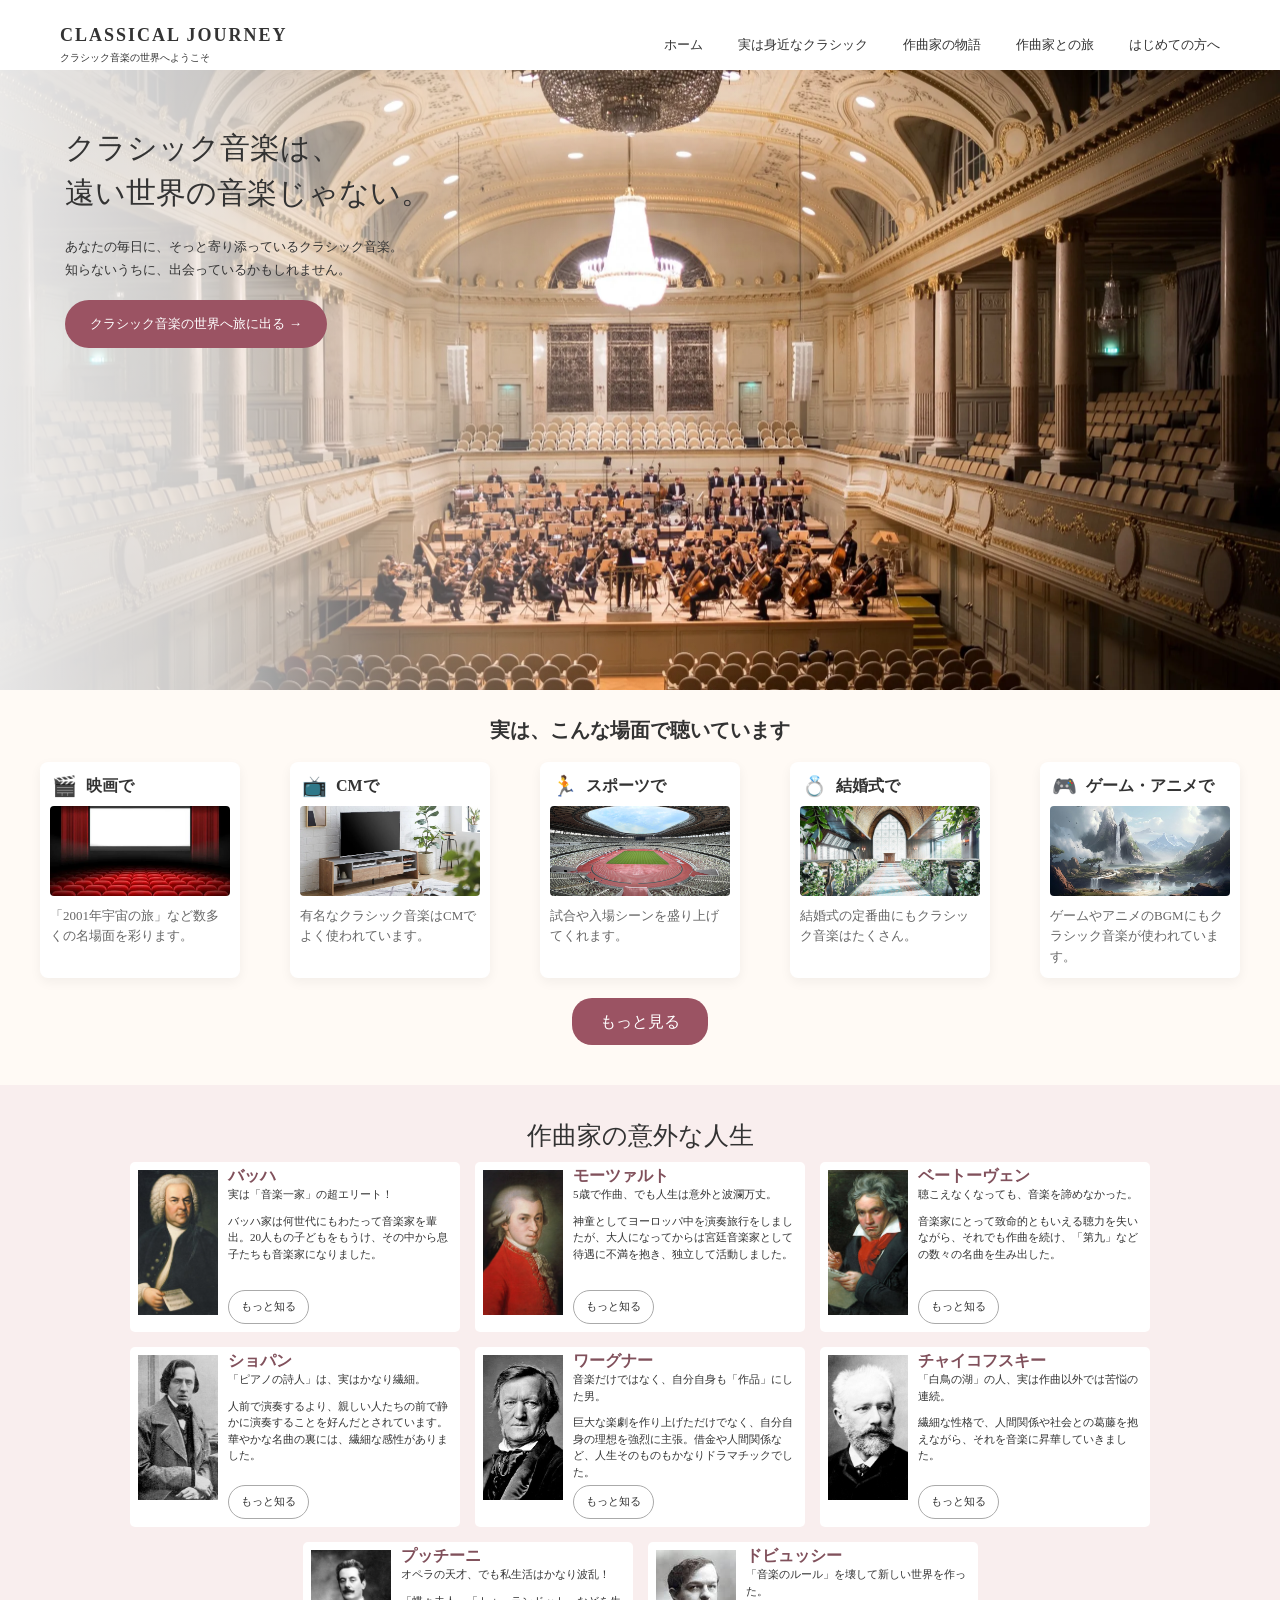
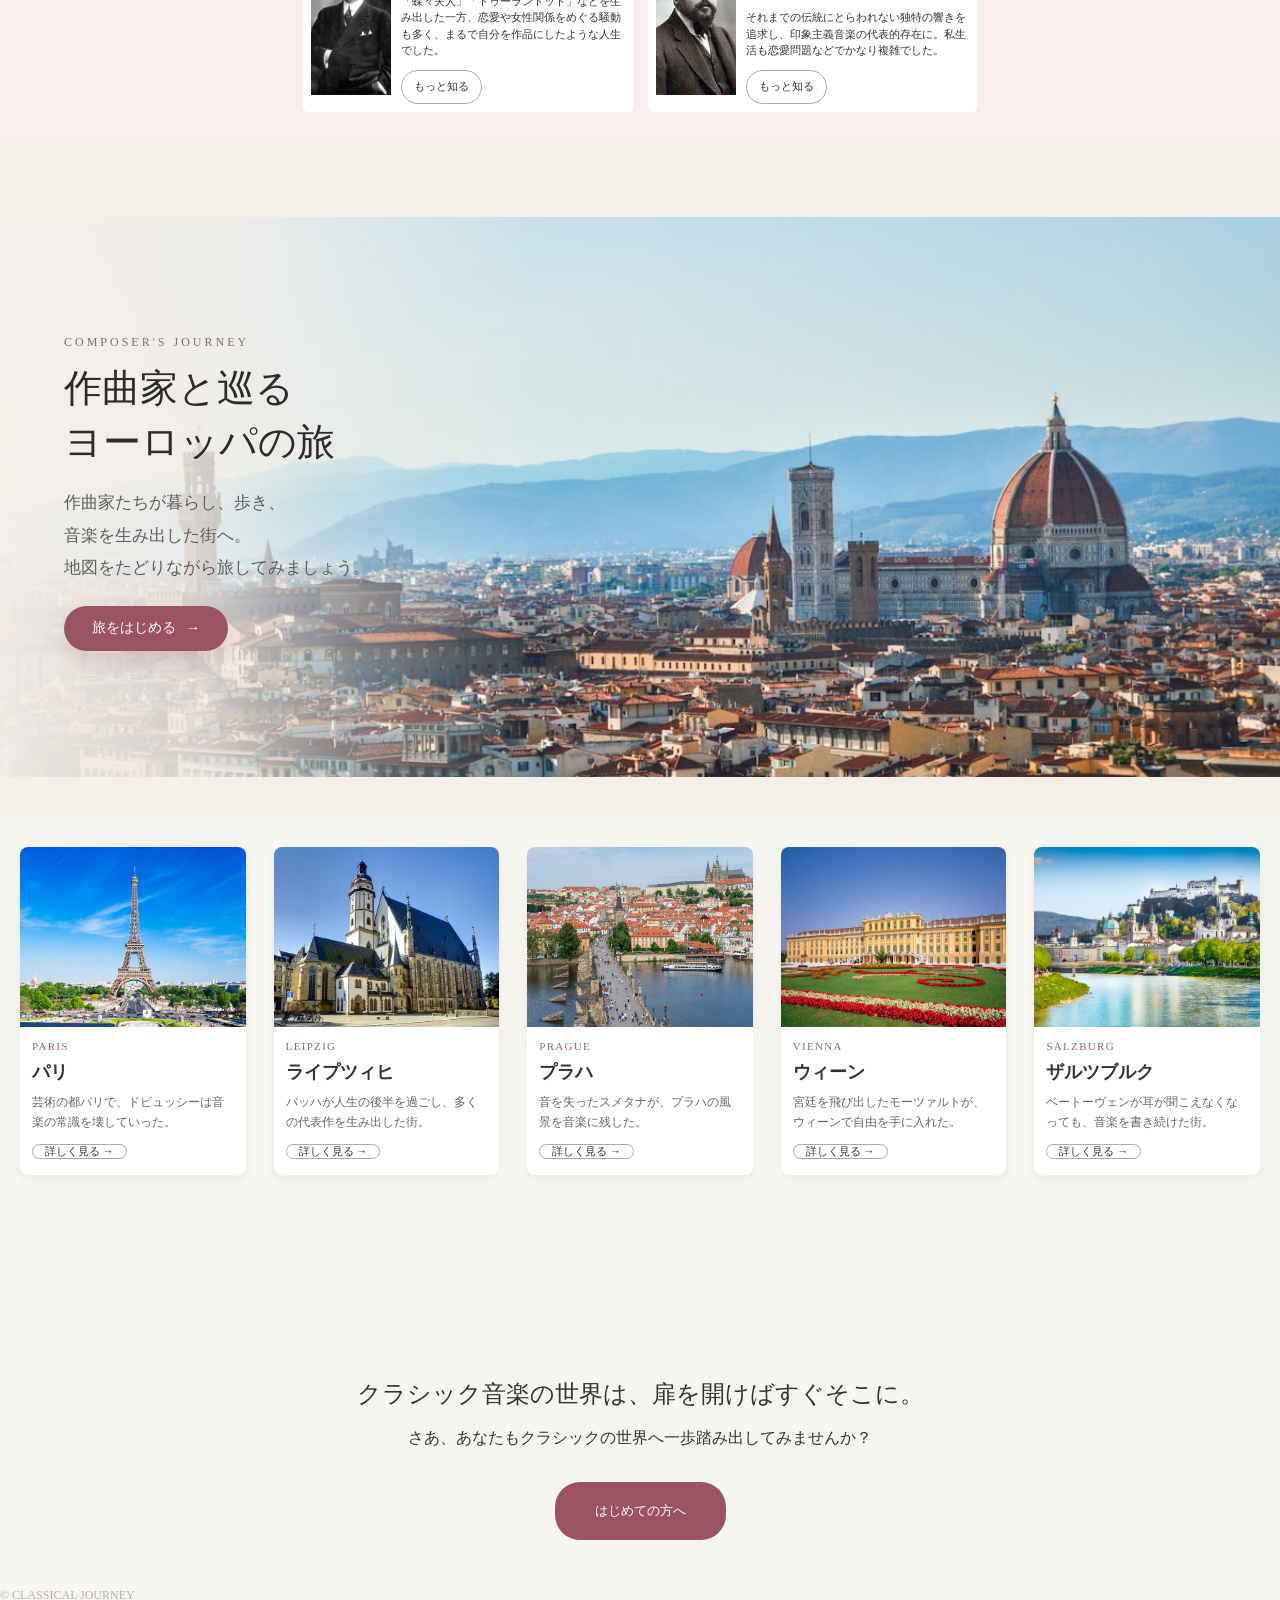
<file: index.html>
<!DOCTYPE html>
<html lang="ja">

<head>
  <meta charset="utf-8">
  <title>CLASSICAL JOURNEY</title>
  <link rel="stylesheet" href="stylesheet.css">
</head>

<body>
 
<header>
  <div class="logo">
    <h1>CLASSICAL JOURNEY</h1>
    <p>クラシック音楽の世界へようこそ</p>
  </div>

  <nav>
    <ul>
      <li>ホーム</li>
      <li>実は身近なクラシック</li>
      <li>作曲家の物語</li>
      <li>作曲家との旅</li>
      <li>はじめての方へ</li>
    </ul>
  </nav>
</header>
 
<main>
  <section class="hero">
    <div class="hero-content">
      <div class="hero-text">
        <h2>クラシック音楽は、<br>遠い世界の音楽じゃない。</h2>
        <p>あなたの毎日に、そっと寄り添っているクラシック音楽。<br>知らないうちに、出会っているかもしれません。</p>
        <button>クラシック音楽の世界へ旅に出る
          <span>→</span>
        </button>
      </div>
    </div>
  </section>
</main>

<section class="scene-section">
  <h2 class="section-title">実は、こんな場面で聴いています</h2>
  <div class="card-container">
    <div class="scene-card">
      <div class="card-header">
        <div class="card-icon">🎬</div>
        <h3 class="card-title">映画で</h3>
      </div>
      <img src="image/movie.jpg" alt="映画の画像" class="card-img">
      <p class="card-text">「2001年宇宙の旅」など数多くの名場面を彩ります。</p>
    </div>

    <div class="scene-card">
      <div class="card-header">
        <div class="card-icon">📺</div>
        <h3 class="card-title">CMで</h3>
      </div>
      <img src="image/cm.jpg" alt="CMの画像" class="card-img">
      <p class="card-text">有名なクラシック音楽はCMでよく使われています。</p>
    </div>

    <div class="scene-card">
      <div class="card-header">
        <div class="card-icon">🏃</div>
        <h3 class="card-title">スポーツで</h3>
      </div>
      <img src="image/sports.jpg" alt="スポーツの画像" class="card-img">
      <p class="card-text">試合や入場シーンを盛り上げてくれます。</p>
    </div>

    <div class="scene-card">
      <div class="card-header">
        <div class="card-icon">💍</div>
        <h3 class="card-title">結婚式で</h3>
      </div>
      <img src="image/wedding.jpg" alt="結婚式の画像" class="card-img">
      <p class="card-text">結婚式の定番曲にもクラシック音楽はたくさん。</p>
    </div>

    <div class="scene-card">
      <div class="card-header">
        <div class="card-icon">🎮</div>
        <h3 class="card-title">ゲーム・アニメで</h3>
      </div>
      <img src="image/game.jpg" alt="ゲームの画像" class="card-img">
      <p class="card-text">ゲームやアニメのBGMにもクラシック音楽が使われています。</p>
    </div>
  </div>

  <div class="more-button">
    <a href="scene.html">もっと見る</a>
  </div>
</section>

<section class="composer">
  <h2>作曲家の意外な人生</h2>
  <div class="composer-list">
    <div class="composer-card" id="bach">
      <img src="image/J.S.Bach.jpg" alt="バッハ">
      <div class="composer-text">
        <h3>バッハ</h3>
        <p>実は「音楽一家」の超エリート！</p>
        <p>バッハ家は何世代にもわたって音楽家を輩出。20人もの子どもをもうけ、その中から息子たちも音楽家になりました。</p>
        <a href="J.S.Bach.html" class="btn">もっと知る</a>
      </div>
    </div>

    <div class="composer-card">
      <img src="image/mozart.jpg" alt="モーツァルト">
      <div class="composer-text">
        <h3>モーツァルト</h3>
        <p>5歳で作曲、でも人生は意外と波瀾万丈。</p>
        <p>神童としてヨーロッパ中を演奏旅行をしましたが、大人になってからは宮廷音楽家として待遇に不満を抱き、独立して活動しました。</p>
        <a href="#" class="btn">もっと知る</a>
      </div>
    </div>

    <div class="composer-card">
      <img src="image/beethoven.jpg" alt="ベートーヴェン">
      <div class="composer-text">
        <h3>ベートーヴェン</h3>
        <p>聴こえなくなっても、音楽を諦めなかった。</p>
        <p>音楽家にとって致命的ともいえる聴力を失いながら、それでも作曲を続け、「第九」などの数々の名曲を生み出した。</p>
        <a href="#" class="btn">もっと知る</a>
      </div>
    </div>

    <div class="composer-card">
      <img src="image/chopin.jpg" alt="ショパン">
      <div class="composer-text">
        <h3>ショパン</h3>
        <p>「ピアノの詩人」は、実はかなり繊細。</p>
        <p>人前で演奏するより、親しい人たちの前で静かに演奏することを好んだとされています。華やかな名曲の裏には、繊細な感性がありました。</p>
        <a href="#" class="btn">もっと知る</a>
      </div>
    </div>

    <div class="composer-card">
      <img src="image/wagner.jpg" alt="ワーグナー">
      <div class="composer-text">
        <h3>ワーグナー</h3>
        <p>音楽だけではなく、自分自身も「作品」にした男。</p>
        <p>巨大な楽劇を作り上げただけでなく、自分自身の理想を強烈に主張。借金や人間関係など、人生そのものもかなりドラマチックでした。</p>
        <a href="#" class="btn">もっと知る</a>
      </div>
    </div>

    <div class="composer-card">
      <img src="image/tchaikovsky.jpg" alt="チャイコフスキー">
      <div class="composer-text">
        <h3>チャイコフスキー</h3>
        <p>「白鳥の湖」の人、実は作曲以外では苦悩の連続。</p>
        <p>繊細な性格で、人間関係や社会との葛藤を抱えながら、それを音楽に昇華していきました。</p>
        <a href="#" class="btn">もっと知る</a>
      </div>
    </div>

    <div class="composer-card">
      <img src="image/puccini.jpg" alt="プッチーニ">
      <div class="composer-text">
        <h3>プッチーニ</h3>
        <p>オペラの天才、でも私生活はかなり波乱！</p>
        <p>「蝶々夫人」「トゥーランドット」などを生み出した一方、恋愛や女性関係をめぐる騒動も多く、まるで自分を作品にしたような人生でした。</p>
        <a href="#" class="btn">もっと知る</a>
      </div>
    </div>

    <div class="composer-card">
      <img src="image/debussy.jpg" alt="ドビュッシー">
      <div class="composer-text">
        <h3>ドビュッシー</h3>
        <p>「音楽のルール」を壊して新しい世界を作った。</p>
        <p>それまでの伝統にとらわれない独特の響きを追求し、印象主義音楽の代表的存在に。私生活も恋愛問題などでかなり複雑でした。</p>
        <a href="#" class="btn">もっと知る</a>
      </div>
    </div>
  </div>
</section>

<section id="journey" class="journey">
  <div class="journey-inner">
    <div class="journey-heading">
      <p class="section-label">COMPOSER'S JOURNEY</p>
      <h2>作曲家と巡る<br>ヨーロッパの旅</h2>
      <p class="journey-introduction">
        作曲家たちが暮らし、歩き、<br>
        音楽を生み出した街へ。<br>
        地図をたどりながら旅してみましょう。
      </p>
      <a href="#" class="all-cities">
        旅をはじめる
        <span>→</span>
      </a>
    </div>

    <div class="journey-visual">
      <img src="image/europe.jpg" alt="フィレンツェの街並み">
    </div>
  </div>

</section>

<section class="destination-cards">
  <div class="travel-card">
    <div class="travel-image">
      <img src="image/paris.jpg" alt="パリの街並み">
      <div class="travel-content">
        <p class="city-en">PARIS</p>
        <h3>パリ</h3>
        <p class="travel-description">芸術の都パリで、ドビュッシーは音楽の常識を壊していった。</p>
        <a href="#" class="btn">詳しく見る
          <span>→</span>
        </a>
      </div>
    </div>
  </div>

  <div class="travel-card">
    <div class="travel-image">
      <img src="image/leipzig.jpg" alt="ライプツィヒの街並み">
      <div class="travel-content">
        <p class="city-en">LEIPZIG</p>
        <h3>ライプツィヒ</h3>
        <p class="travel-description">バッハが人生の後半を過ごし、多くの代表作を生み出した街。</p>
        <a href="#" class="btn">詳しく見る
          <span>→</span>
        </a>
      </div>
    </div>
  </div>

  <div class="travel-card">
    <div class="travel-image">
      <img src="image/prague.jpg" alt="プラハの街並み">
      <div class="travel-content">
        <p class="city-en">PRAGUE</p>
        <h3>プラハ</h3>
        <p class="travel-description">音を失ったスメタナが、プラハの風景を音楽に残した。</p>
        <a href="#" class="btn">詳しく見る
          <span>→</span>
        </a>
      </div>
    </div>
  </div>

  <div class="travel-card">
    <div class="travel-image">
      <img src="image/vienna.jpg" alt="ウィーンの街並み">
      <div class="travel-content">
        <p class="city-en">VIENNA</p>
        <h3>ウィーン</h3>
        <p class="travel-description">宮廷を飛び出したモーツァルトが、ウィーンで自由を手に入れた。</p>
        <a href="#" class="btn">詳しく見る
          <span>→</span>
        </a>
      </div>
    </div>
  </div>

  <div class="travel-card">
    <div class="travel-image">
      <img src="image/salzburg.jpg" alt="ザルツブルクの街並み">
      <div class="travel-content">
        <p class="city-en">SALZBURG</p>
        <h3>ザルツブルク</h3>
        <p class="travel-description">ベートーヴェンが耳が聞こえなくなっても、音楽を書き続けた街。</p>
        <a href="#" class="btn">詳しく見る
          <span>→</span>
        </a>
      </div>
    </div>
  </div>
</section>


<section class="last-message">
  <h2>クラシック音楽の世界は、扉を開けばすぐそこに。</h2>
  <p>さあ、あなたもクラシックの世界へ一歩踏み出してみませんか？</p>
  <button>はじめての方へ</button>
</section>

<footer>
  <p>©︎ CLASSICAL JOURNEY</p>
</footer>
</body>
</html>
</file>
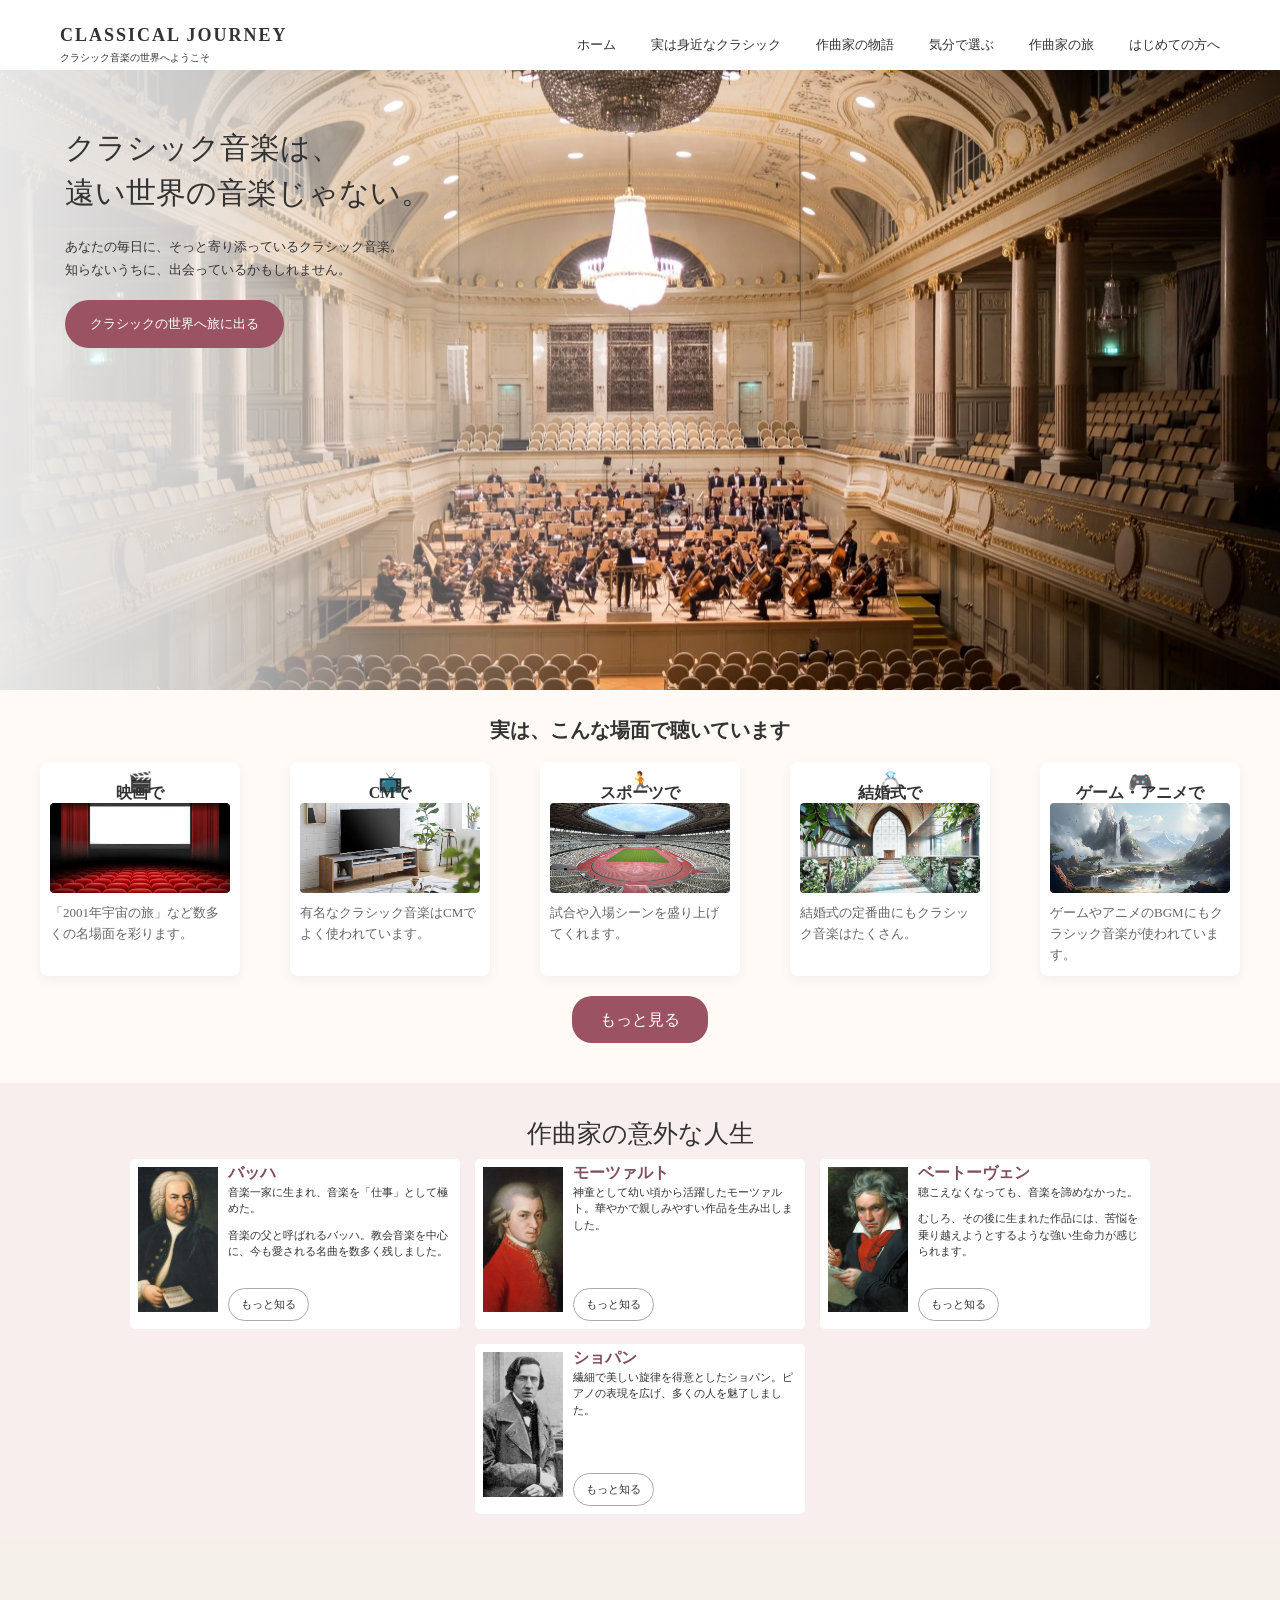
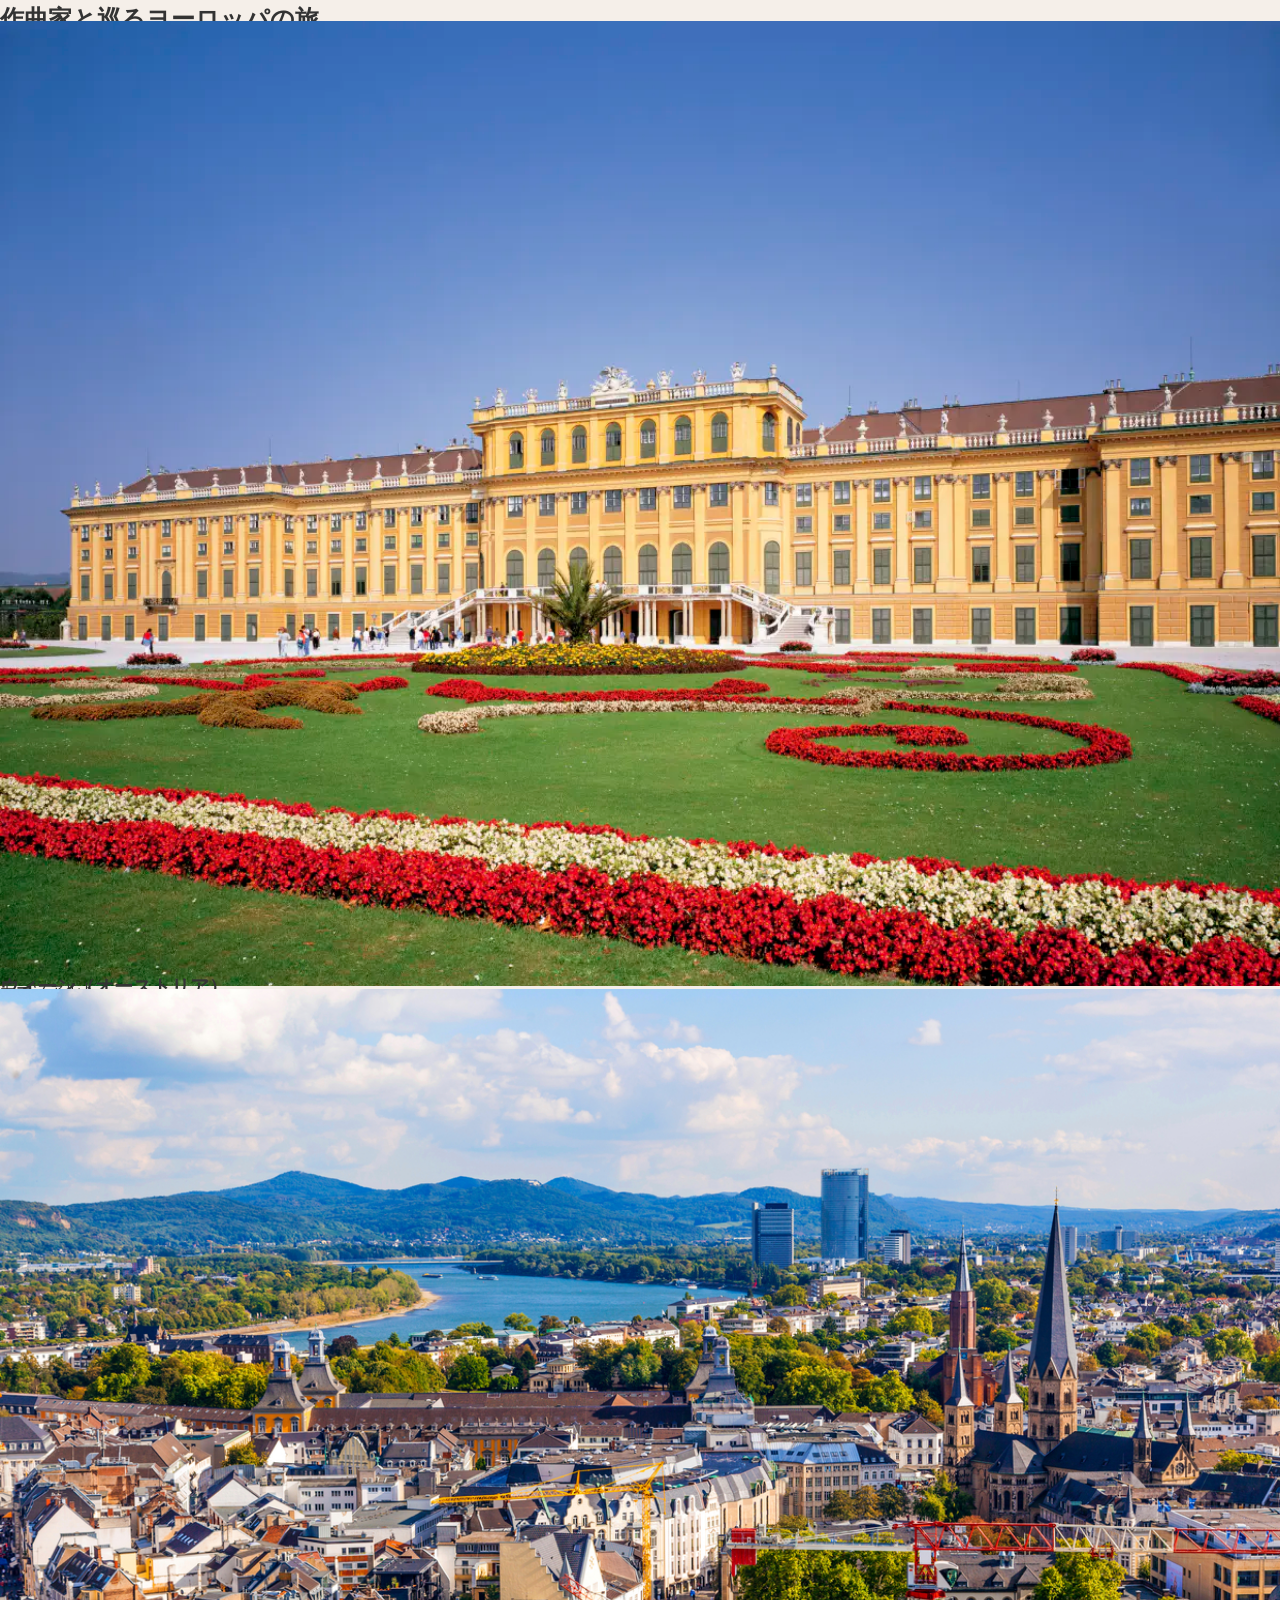
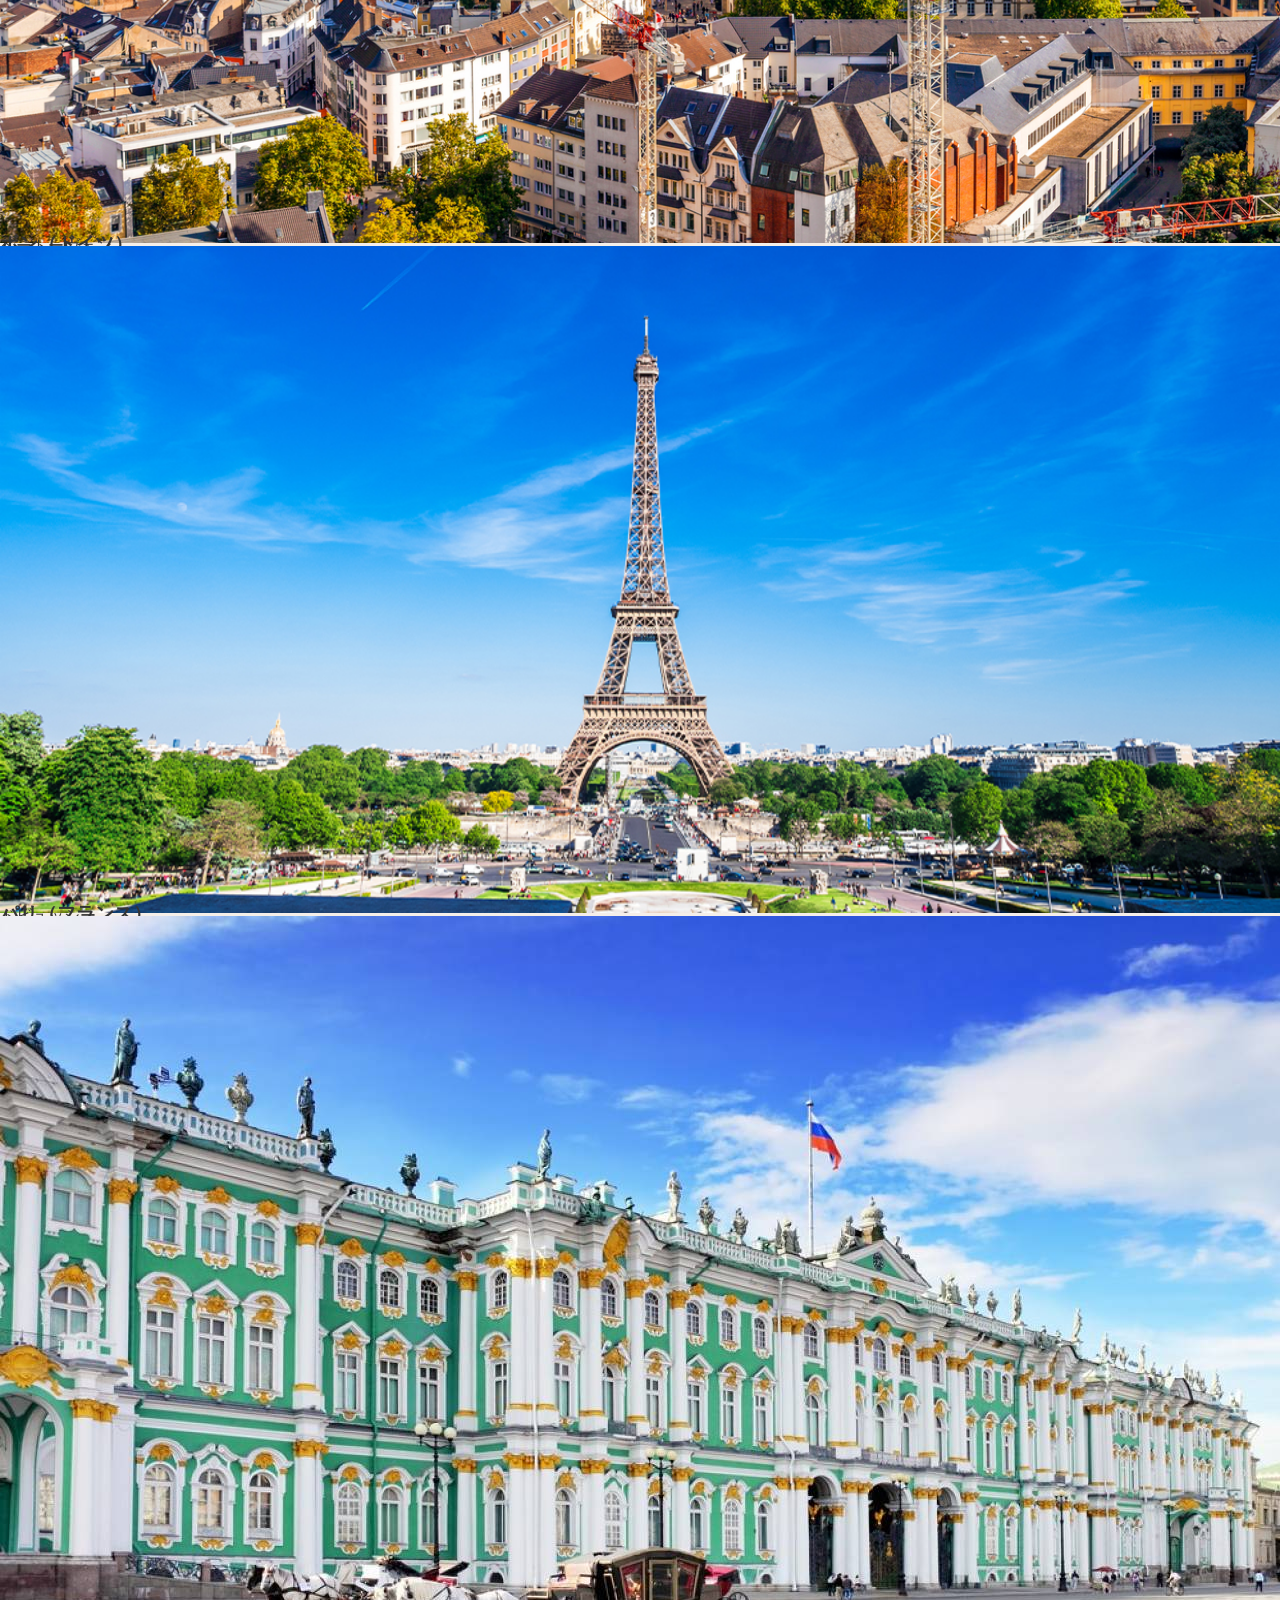
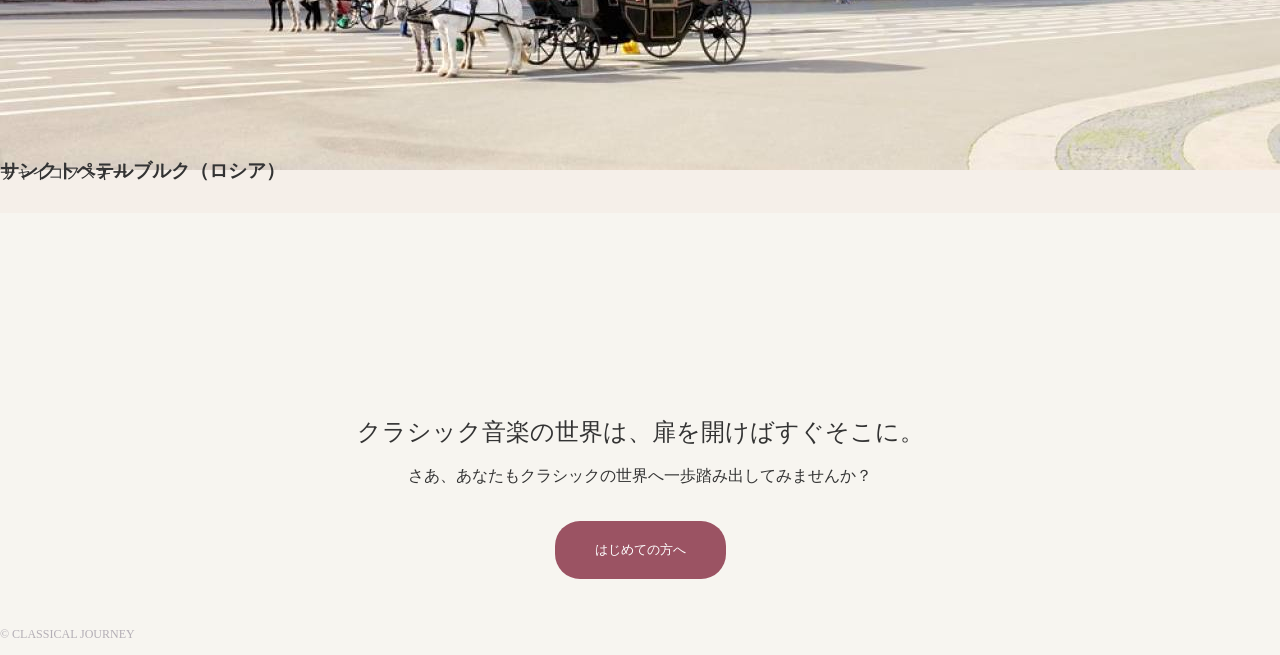
<file: index2.html>
<!DOCTYPE html>
<html lang="ja">

<head>
  <meta charset="utf-8">
  <title>CLASSICAL JOURNEY</title>
  <link rel="stylesheet" href="stylesheet.css">
</head>

<body>
 
<header>
  <div class="logo">
    <h1>CLASSICAL JOURNEY</h1>
    <p>クラシック音楽の世界へようこそ</p>
  </div>

  <nav>
    <ul>
      <li>ホーム</li>
      <li>実は身近なクラシック</li>
      <li>作曲家の物語</li>
      <li>気分で選ぶ</li>
      <li>作曲家の旅</li>
      <li>はじめての方へ</li>
    </ul>
  </nav>
</header>
 
<main>
  <section class="hero">
    <div class="hero-content">
      <div class="hero-text">
        <h2>クラシック音楽は、<br>遠い世界の音楽じゃない。</h2>
        <p>あなたの毎日に、そっと寄り添っているクラシック音楽。<br>知らないうちに、出会っているかもしれません。</p>
        <button>クラシックの世界へ旅に出る</button>
      </div>
      <img src="image/orchestra.jpg" alt="クラシックのイメージ画像" class="hero-image">
    </div>
  </section>
</main>

<section class="scene-section">
  <h2 class="section-title">実は、こんな場面で聴いています</h2>
  <div class="card-container">
    <div class="scene-card">
      <div class="card-icon">🎬</div>
      <h3 class="card-title">映画で</h3>
      <img src="image/movie.jpg" alt="映画の画像" class="card-img">
      <p class="card-text">「2001年宇宙の旅」など数多くの名場面を彩ります。</p>
    </div>

    <div class="scene-card">
      <div class="card-icon">📺</div>
      <h3 class="card-title">CMで</h3>
      <img src="image/cm.jpg" alt="CMの画像" class="card-img">
      <p class="card-text">有名なクラシック音楽はCMでよく使われています。</p>
    </div>

    <div class="scene-card">
      <div class="card-icon">🏃</div>
      <h3 class="card-title">スポーツで</h3>
      <img src="image/sports.jpg" alt="スポーツの画像" class="card-img">
      <p class="card-text">試合や入場シーンを盛り上げてくれます。</p>
    </div>

    <div class="scene-card">
      <div class="card-icon">💍</div>
      <h3 class="card-title">結婚式で</h3>
      <img src="image/wedding.jpg" alt="結婚式の画像" class="card-img">
      <p class="card-text">結婚式の定番曲にもクラシック音楽はたくさん。</p>
    </div>

    <div class="scene-card">
      <div class="card-icon">🎮</div>
      <h3 class="card-title">ゲーム・アニメで</h3>
      <img src="image/game.jpg" alt="ゲームの画像" class="card-img">
      <p class="card-text">ゲームやアニメのBGMにもクラシック音楽が使われています。</p>
    </div>
  </div>

  <div class="more-button">
    <a href="scene.html">もっと見る</a>
  </div>
</section>

<section class="composer">
  <h2>作曲家の意外な人生</h2>
  <div class="composer-list">
    <div class="composer-card">
      <img src="image/J.S.Bach.jpg" alt="バッハ">
      <div class="composer-text">
        <h3>バッハ</h3>
        <p>音楽一家に生まれ、音楽を「仕事」として極めた。</p>
        <p>音楽の父と呼ばれるバッハ。教会音楽を中心に、今も愛される名曲を数多く残しました。</p>
        <a href="#" class="btn">もっと知る</a>
      </div>
    </div>

    <div class="composer-card">
      <img src="image/mozart.jpg" alt="モーツァルト">
      <div class="composer-text">
        <h3>モーツァルト</h3>
        <p>神童として幼い頃から活躍したモーツァルト。華やかで親しみやすい作品を生み出しました。</p>
        <a href="#" class="btn">もっと知る</a>
      </div>
    </div>

    <div class="composer-card">
      <img src="image/beethoven.jpg" alt="ベートーヴェン">
      <div class="composer-text">
        <h3>ベートーヴェン</h3>
        <p>聴こえなくなっても、音楽を諦めなかった。</p>
        <p>むしろ、その後に生まれた作品には、苦悩を乗り越えようとするような強い生命力が感じられます。</p>
        <a href="#" class="btn">もっと知る</a>
      </div>
    </div>

    <div class="composer-card">
      <img src="image/chopin.jpg" alt="ショパン">
      <div class="composer-text">
        <h3>ショパン</h3>
        <p>繊細で美しい旋律を得意としたショパン。ピアノの表現を広げ、多くの人を魅了しました。</p>
        <a href="#" class="btn">もっと知る</a>
      </div>
    </div>
  </div>
</section>

<section class="journey">
  <h2>作曲家と巡るヨーロッパの旅</h2>
  <div class="journey-list">
    <div class="journey-card">
      <img src="image/vienna.jpg" alt="ウィーン">
      <h3>ウィーン（オーストリア）</h3>
      <p>モーツァルト</p>
    </div>

    <div class="journey-card">
      <img src="image/bonn.jpg" alt="ボン">
      <h3>ボン（ドイツ）</h3>
      <p>ベートーヴェン</p>
    </div>

    <div class="journey-card">
      <img src="image/paris.jpg" alt="パリ">
      <h3>パリ（フランス）</h3>
      <p>ドビュッシー</p>
    </div>

    <div class="journey-card">
      <img src="image/russia.jpg" alt="サンクトペテルブルク">
      <h3>サンクトペテルブルク（ロシア）</h3>
      <p>チャイコフスキー</p>
    </div>
  </div>
</section>

<section class="last-message">
  <h2>クラシック音楽の世界は、扉を開けばすぐそこに。</h2>
  <p>さあ、あなたもクラシックの世界へ一歩踏み出してみませんか？</p>
  <button>はじめての方へ</button>
</section>

<footer>
  <p>©︎ CLASSICAL JOURNEY</p>
</footer>
</body>
</html>
</file>
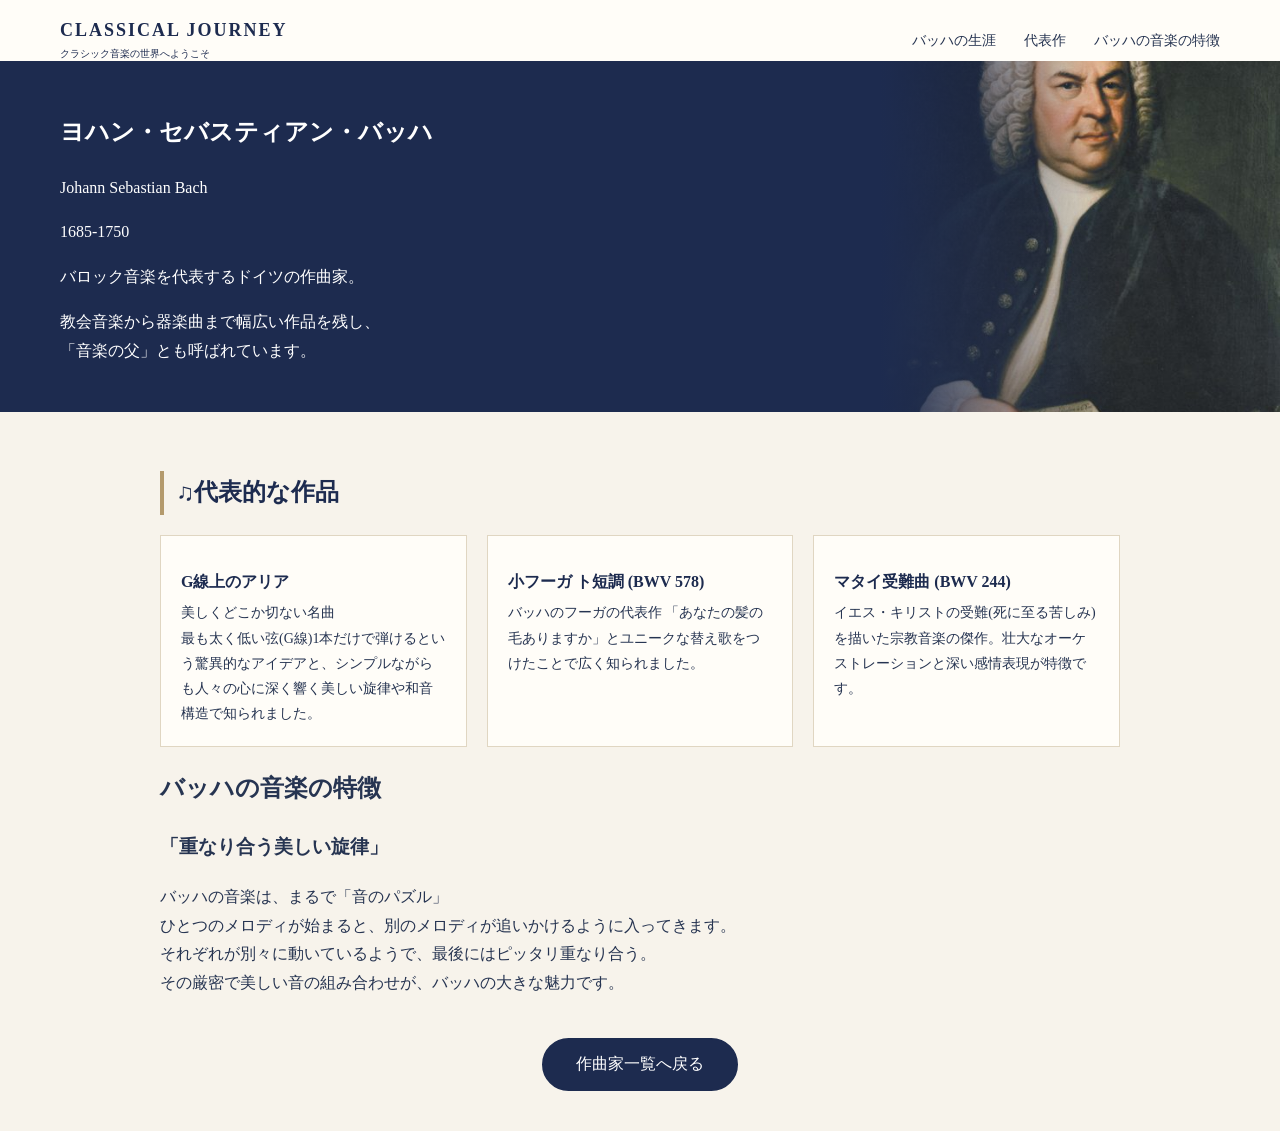
<file: J.S.Bach.html>
<!DOCTYPE html>
<html lang="ja">

<head>
    <meta charset="utf-8">
    <meta name="viewport" content="width=device-width, initial-scale=1.0">
    <title>J.S.Bach | CLASSICAL JOURNEY</title>
    <link rel="stylesheet" href="J.S.Bach.css">
</head>

<body class="composer-page">
    <header class="composer-header">
        <div class="composer-header-inner">
            <div class="logo">
                <h1>CLASSICAL JOURNEY</h1>
                <p>クラシック音楽の世界へようこそ</p>
            </div>

            <nav class="composer-nav" aria-label="作曲家一覧">
                <a href="#biography" class="active">バッハの生涯</a>
                <a href="#works">代表作</a>
                <a href="#influence">バッハの音楽の特徴</a>
            </nav>
        </div>
    </header>

    <section class="composer-main">
        <div class="hero-image">
            <img src="image/J.S.Bach.jpg" alt="ヨハン・セバスティアン・バッハの肖像">
        </div>
        <div class="hero-text">
            <h2>ヨハン・セバスティアン・バッハ</h2>
            <p>Johann Sebastian Bach</p>
            <p>1685-1750</p>
            <p>バロック音楽を代表するドイツの作曲家。</p>
            <p>教会音楽から器楽曲まで幅広い作品を残し、<br>「音楽の父」とも呼ばれています。</p>
        </div>
    </section>

    <main>
        <section class="works">
            <h2>♫代表的な作品</h2>
            <div class="work-list">
                <article class="work-card">
                    <h3>G線上のアリア</h3>
                    <p>美しくどこか切ない名曲<br>最も太く低い弦(G線)1本だけで弾けるという驚異的なアイデアと、シンプルながらも人々の心に深く響く美しい旋律や和音構造で知られました。</p>
                </article>
                <article class="work-card">
                    <h3>小フーガ ト短調 (BWV 578)</h3>
                    <p>バッハのフーガの代表作 「あなたの髪の毛ありますか」とユニークな替え歌をつけたことで広く知られました。</p>
                </article>
                <article class="work-card">
                    <h3>マタイ受難曲 (BWV 244)</h3>
                    <p>イエス・キリストの受難(死に至る苦しみ)を描いた宗教音楽の傑作。壮大なオーケストレーションと深い感情表現が特徴です。</p>
                </article>
            </div>
        </section>
        <section class="feature">
            <h2>バッハの音楽の特徴</h2>
            <h3>「重なり合う美しい旋律」</h3>
            <p>バッハの音楽は、まるで「音のパズル」<br>
            ひとつのメロディが始まると、別のメロディが追いかけるように入ってきます。<br>
            それぞれが別々に動いているようで、最後にはピッタリ重なり合う。<br>
            その厳密で美しい音の組み合わせが、バッハの大きな魅力です。
        </p>

        <div class="back">
            <a href="index.html#bach">作曲家一覧へ戻る</a>
        </div>
        </section>
    </main>
</file>
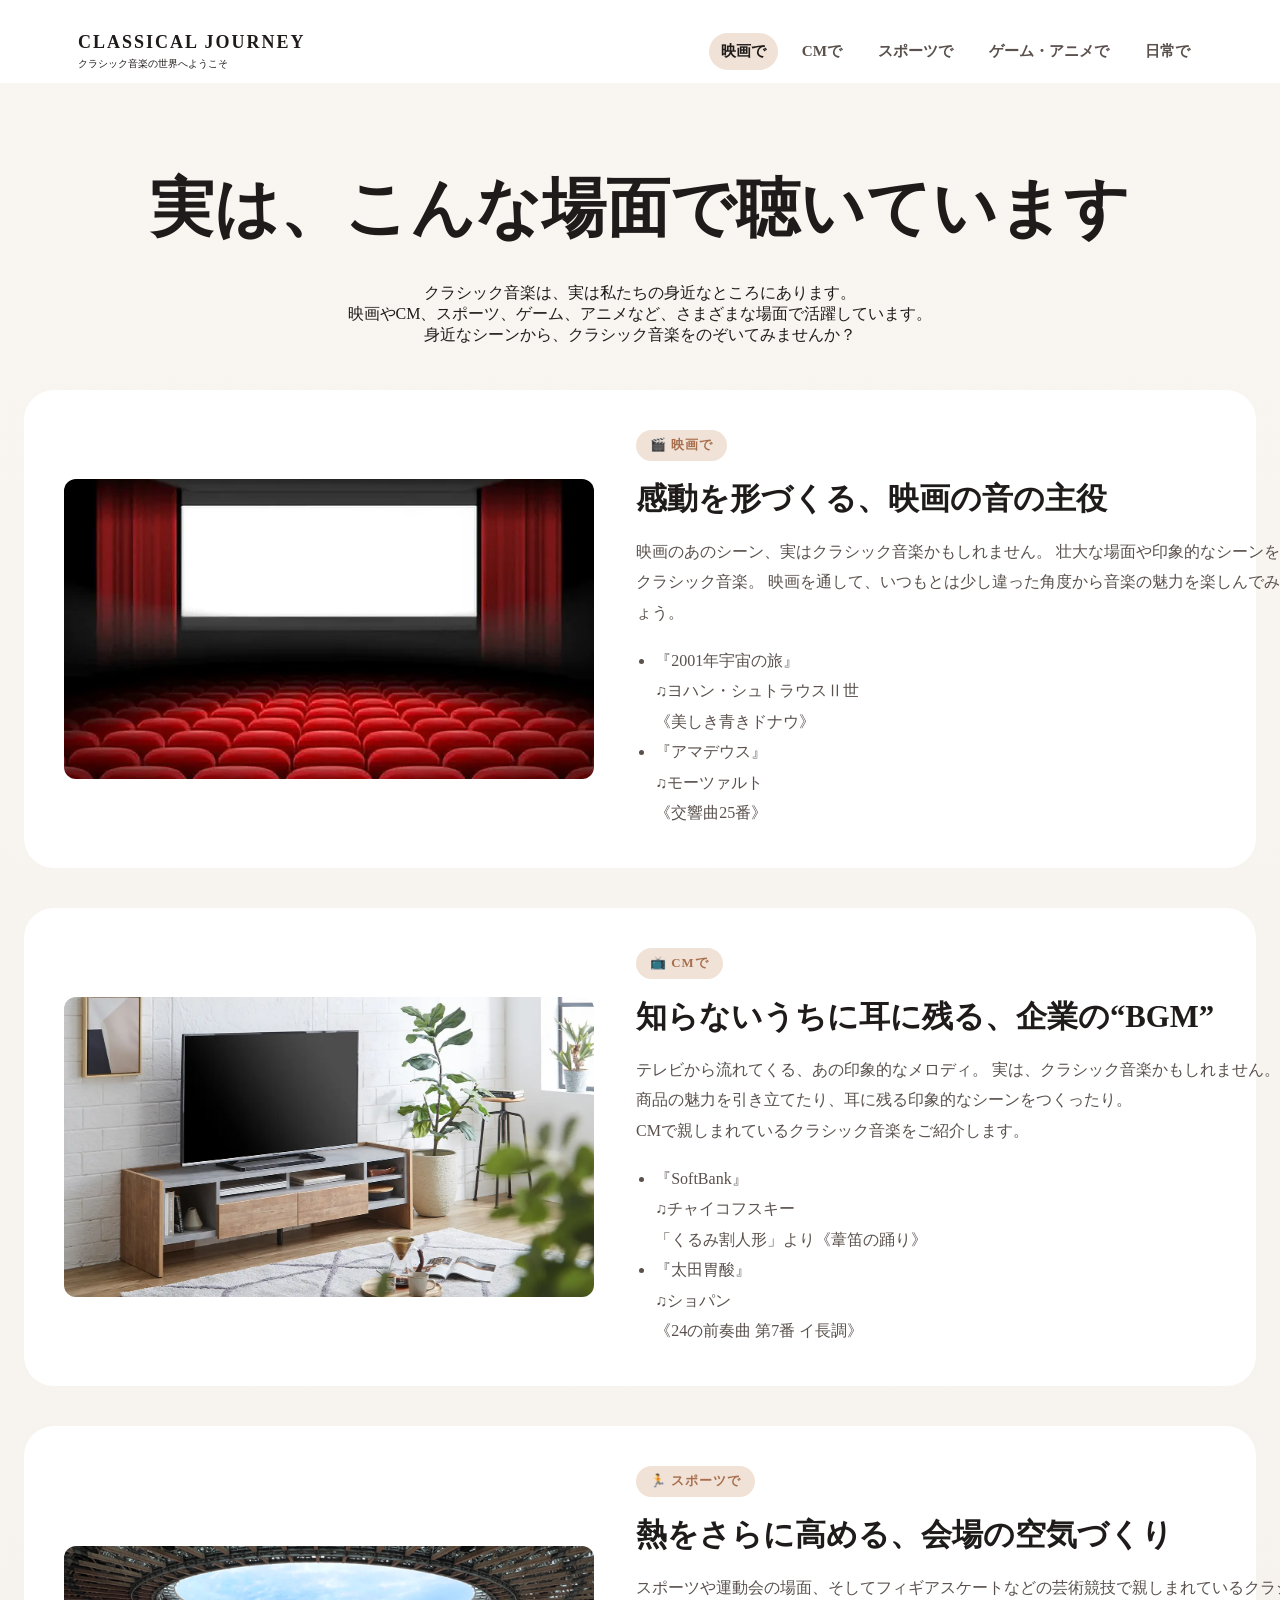
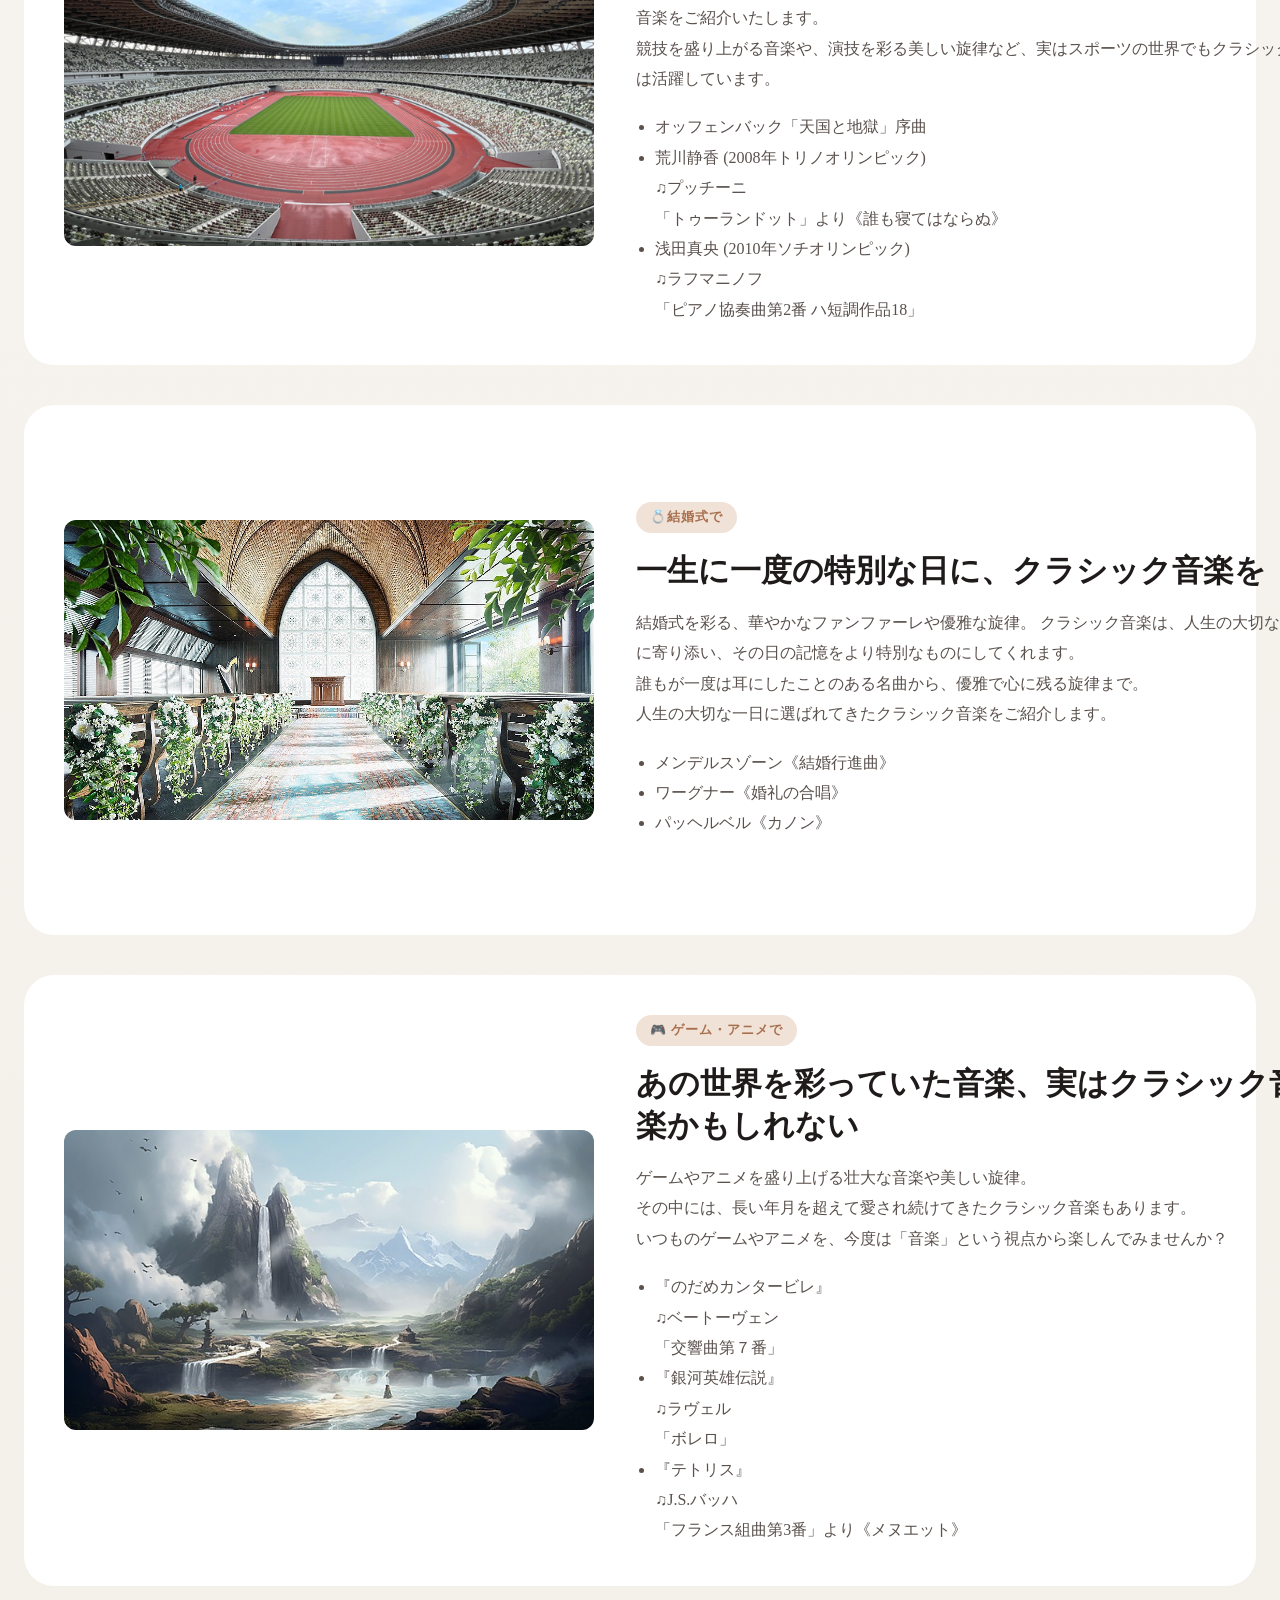
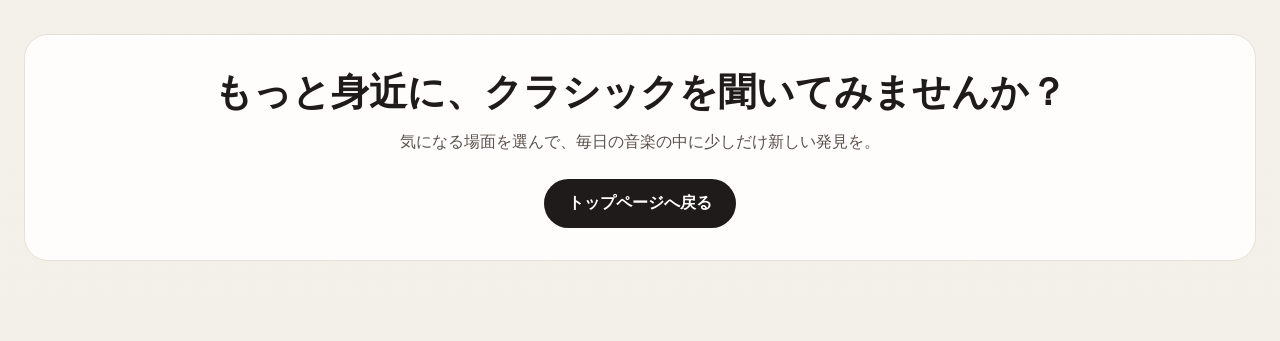
<file: scene.html>
<!DOCTYPE html>
<html lang="ja">

<head>
  <meta charset="utf-8">
  <meta name="viewport" content="width=device-width, initial-scale=1.0">
  <title>実はこんな場面で聴いています | CLASSICAL JOURNEY</title>
  <link rel="stylesheet" href="scene.css">
</head>

<body class="scene-page">
  <header class="scene-header">
    <div class="scene-header-inner">
      <div class="logo">
        <h1>CLASSICAL JOURNEY</h1>
        <p>クラシック音楽の世界へようこそ</p>
      </div>

      <nav class="scene-nav" aria-label="シーン一覧">
        <a href="#movie" class="active">映画で</a>
        <a href="#cm">CMで</a>
        <a href="#sports">スポーツで</a>
        <a href="#anime">ゲーム・アニメで</a>
        <a href="#daily">日常で</a>
      </nav>
    </div>
  </header>

  <main class="scene-main">
    <section class="scene-hero">
      <h1>実は、こんな場面で聴いています</h1>
      <p class="lead">
        クラシック音楽は、実は私たちの身近なところにあります。<br>
        映画やCM、スポーツ、ゲーム、アニメなど、さまざまな場面で活躍しています。<br>
        身近なシーンから、クラシック音楽をのぞいてみませんか？
      </p>
    </section>

    <section id="movie" class="scene-detail">
      <div class="scene-copy">
        <span class="scene-tag">🎬 映画で</span>
        <h2>感動を形づくる、映画の音の主役</h2>
        <p>
          映画のあのシーン、実はクラシック音楽かもしれません。
          壮大な場面や印象的なシーンを彩るクラシック音楽。
          映画を通して、いつもとは少し違った角度から音楽の魅力を楽しんでみましょう。
        </p>
        <ul>
          <li>『2001年宇宙の旅』<br>♫ヨハン・シュトラウスⅡ世<br>《美しき青きドナウ》</li>
          <li>『アマデウス』 <br>♫モーツァルト<br>《交響曲25番》</li>
        </ul>
      </div>
      <img src="image/movie.jpg" alt="映画で聴くクラシック音楽のイメージ" class="scene-image">
    </section>

    <section id="cm" class="scene-detail">
      <div class="scene-copy">
        <span class="scene-tag">📺 CMで</span>
        <h2>知らないうちに耳に残る、企業の“BGM”</h2>
        <p>
          テレビから流れてくる、あの印象的なメロディ。
          実は、クラシック音楽かもしれません。<br>
          商品の魅力を引き立てたり、耳に残る印象的なシーンをつくったり。<br>
          CMで親しまれているクラシック音楽をご紹介します。
        </p>
        <ul>
          <li>『SoftBank』<br>♫チャイコフスキー<br>「くるみ割人形」より《葦笛の踊り》</li>
          <li>『太田胃酸』 <br>♫ショパン<br>《24の前奏曲 第7番 イ長調》</li>
        </ul>
      </div>
      <img src="image/cm.jpg" alt="CMで使われるクラシック音楽のイメージ" class="scene-image">
    </section>

    <section id="sports" class="scene-detail">
      <div class="scene-copy">
        <span class="scene-tag">🏃 スポーツで</span>
        <h2>熱をさらに高める、会場の空気づくり</h2>
        <p>
          スポーツや運動会の場面、そしてフィギアスケートなどの芸術競技で親しまれているクラシック音楽をご紹介いたします。<br>
          競技を盛り上がる音楽や、演技を彩る美しい旋律など、実はスポーツの世界でもクラシック音楽は活躍しています。
        </p>
        <ul>
          <li>オッフェンバック「天国と地獄」序曲</li>
          <li>荒川静香 (2008年トリノオリンピック)<br>♫プッチーニ<br>「トゥーランドット」より《誰も寝てはならぬ》</li>
          <li>浅田真央 (2010年ソチオリンピック)<br>♫ラフマニノフ<br>「ピアノ協奏曲第2番 ハ短調作品18」</li>
        </ul>
      </div>
      <img src="image/sports.jpg" alt="スポーツで使われるクラシック音楽のイメージ" class="scene-image">
    </section>

    <section id="wedding" class="scene-detail">
      <div class="scene-copy">
        <span class="scene-tag">💍結婚式で</span>
        <h2>一生に一度の特別な日に、クラシック音楽を</h2>
        <p>結婚式を彩る、華やかなファンファーレや優雅な旋律。
          クラシック音楽は、人生の大切な瞬間に寄り添い、その日の記憶をより特別なものにしてくれます。<br>
          誰もが一度は耳にしたことのある名曲から、優雅で心に残る旋律まで。<br>
          人生の大切な一日に選ばれてきたクラシック音楽をご紹介します。
        </p>
        <ul>
          <li>メンデルスゾーン《結婚行進曲》</li>
          <li>ワーグナー《婚礼の合唱》</li>
          <li>パッヘルベル《カノン》</li>
        </ul>
      </div>
      <img src="image/wedding.jpg" alt="結婚式で使われるクラシック音楽のイメージ" class="scene-image">
    </section>

    <section id="anime" class="scene-detail">
      <div class="scene-copy">
        <span class="scene-tag">🎮 ゲーム・アニメで</span>
        <h2>あの世界を彩っていた音楽、実はクラシック音楽かもしれない</h2>
        <p>ゲームやアニメを盛り上げる壮大な音楽や美しい旋律。<br>
          その中には、長い年月を超えて愛され続けてきたクラシック音楽もあります。<br>
          いつものゲームやアニメを、今度は「音楽」という視点から楽しんでみませんか？
        </p>
        <ul>
          <li>『のだめカンタービレ』<br>♫ベートーヴェン<br>「交響曲第７番」</li>
          <li>『銀河英雄伝説』<br> ♫ラヴェル<br>「ボレロ」</li>
          <li>『テトリス』<br> ♫J.S.バッハ<br>「フランス組曲第3番」より《メヌエット》</li>
        </ul>
      </div>
      <img src="image/game.jpg" alt="ゲームやアニメで使われるクラシック音楽のイメージ" class="scene-image">
    </section>

    <section class="scene-more">
      <h2>もっと身近に、クラシックを聞いてみませんか？</h2>
      <p>気になる場面を選んで、毎日の音楽の中に少しだけ新しい発見を。</p>
      <a href="index.html" class="back-link">トップページへ戻る</a>
    </section>
  </main>
</body>

</html>
</file>
<file: stylesheet.css>
* {
  box-sizing: border-box;
}

body {
  margin: 0;
  color: #333;
  font-family: "Yu Mincho","Hiragino Mincho ProN",serif;
  background-color: #fff;
  line-height: 1.6;
}

img {
  width: 100%;
  display: block;
}

bottom {
  cursor: pointer;
  font-family: inherit;
}

header {
  min-height: 70px;
  padding: 20px 60px 0;
  display: flex;
  align-items: center;
  justify-content: space-between;
  background-color: #fff;
}

.logo {
  display: flex;
  flex-direction: column;
  justify-content: center;
}

.logo h1 {
  margin: 0;
  padding-top: 0;
  font-size: 18px;
  letter-spacing: 2px;
  line-height: 1.2;
}

.logo p {
  margin: 4px 0 0;
  font-size: 10px;
  line-height: 1.5;
}

nav ul {
  display: flex;
  gap: 35px;
  margin: 0;
  padding: 0;
  list-style: none;
}

nav li {
  font-size: 13px;
}

.hero {
  position: relative;
  min-height: 620px;
  padding: 55px 65px;
  background-image: url("image/orchestra.jpg");
  background-size: cover;
  background-position: center 56%;
  background-repeat: no-repeat;
}

.hero::before {
  content: "";
  position: absolute;
  inset: 0;
  background: linear-gradient(
    90deg,
    rgba(255, 255, 255, 0.9) 0%,
    rgba(255, 255, 255, 0.78) 16%,
    rgba(255, 255, 255, 0.4) 30%,
    rgba(255, 255, 255, 0.08) 48%,
    rgba(255, 255, 255, 0) 62%
  );
  z-index: 0;
}

.hero-content {
  position: relative;
  z-index: 1;
  display: flex;
  align-items: center;
  gap: 30px;
}

.hero-text {
  flex: 0 0 420px;
  max-width: 420px;
}

.hero-image {
  display: none;
}

.hero-text h2 {
  margin: 0 0 20px;
  font-size: 30px;
  line-height: 1.5;
  font-weight: normal;
}

.hero-text p {
  margin: 0;
  font-size: 13px;
  line-height: 1.8;
}

.hero button {
  display: inline-block;
  margin-top: 18px;
  padding: 15px 25px;
  border: none;
  border-radius: 25px;
  color: white;
  background-color: #9b5363;
}

.section-title{
  text-align: center;
}

.scene-section {
  background-color: #fffaf5;
  padding: 40px 20px;
  text-align: center;
}

.section-title {
  font-size: 20px;
  color: #333;
  margin-bottom: 30px;
}

.btn {
  padding: 3px 10px;
  color: #333;
  display: inline-block;
  border: 1px solid #aaa;
  border-radius: 20px;
  background-color: white;
  text-decoration: none;
  cursor: pointer;
}

.card-container {
  writing-mode: horizontal-tb;
  display: flex;
  justify-content: space-between;
  gap: 15px;
  max-width: 1200px;
  margin: 0 auto 0 auto;
}

.scene-card {
  background-color: #ffffff;
  border-radius: 8px;
  padding: 10px;
  margin-bottom: 0;
  box-sizing: border-box;
  box-shadow: 0 4px 12px rgba(0,0,0,0.05);
  flex: 1;
  max-width: 200px;
  text-align: center;
}

.card-img {
  height: 90px;
  object-fit: cover;
  border-radius: 4px;
  margin: 10px 0;
}

.card-header {
  display: grid;
  grid-template-columns: 28px 1fr;
  align-items: center;
  justify-items: center;
  gap: 8px;
  margin: 4px 0 10px;
}

.card-title {
  font-size: 16px;
  font-weight: bold;
  color: #333333;
  margin: 0;
  justify-self: start;
}

.card-icon {
  font-size: 20px;
  line-height: 1;
  justify-self: center;
}

.card-text {
  font-size: 13px;
  color: #666666;
  text-align: left;
  line-height: 1.6;
}

.more-button {
  text-align: center;
  margin-top: 20px;
}

.more-button a {
  display: inline-block;
  padding: 14px 28px;
  color: white;
  background-color: #9b5363;
  border-radius: 20px;
  text-decoration: none;
  cursor: pointer;
  line-height: 1.2;
}

.composer {
  padding: 50px 30px 25px;
  background-color: #f9eeee;
}

.composer h2 {
  margin: 0 0 25px;
  text-align: center;
  font-size: 25px;
  font-weight: normal;
}

.composer-list {
  display: flex;
  justify-content: center;
  gap: 15px;
  flex-wrap: wrap;
}

.composer-card {
  width: 330px;
  min-height: 170px;
  padding: 8px;
  display: flex;
  gap: 10px;
  background-color: white;
  border-radius: 5px;
  box-sizing: border-box;
}

.composer-text {
  flex: 1;
  min-width: 0;
  display: flex;
  flex-direction: column;
}

.composer-text .btn {
  margin-top: auto;
  padding: 8px 12px;
  font-size: 11px;
  width: fit-content;
  line-height: 1.4;
}

.composer-card img {
  width: 80px;
  height: 145px;
  object-fit: cover; 
  flex-shrink: 0; 
}

.composer-card h3 {
  margin: 5px 0;
  color: #80505b;
  font-size: 16px;
}

.composer-card p {
  margin: 5px 0;
  font-size: 11px;
  line-height: 1.5;
}

.composer-card button {
  padding: 5px 15px;
  border: 1px solid #aaa;
  border-radius: 20px;
  background-color: white;
  cursor: pointer;
}

.journey {
  padding: 80px 0 40px;
  background-color: #f5efe9;
}

.journey-inner {
  max-width: 100%;
  margin: 0;
  display: flex;
  align-items: center;
  justify-content: center;
}

.journey-heading {
  position: absolute;
  left: 5%;
  z-index: 2;
  max-width: 420px;
  padding-right: 20px;
}

.section-label {
  margin: 0 0 18px;
  font-size: 12px;
  letter-spacing: 0.25em;
  color: #8b6e74;
}

.journey-heading h2 {
  margin: 0 0 18px;
  font-size: clamp(28px, 3vw, 46px);
  line-height: 1.4;
  font-weight: normal;
  color: #2b2b2b;
}

.journey-introduction {
  margin: 0 0 22px;
  font-size: 17px;
  line-height: 1.9;
  color: #5d5d5d;
}

.journey-visual {
  position: relative;
  width: 100%;
  overflow: hidden;
  border-radius: 0;
  box-shadow: none;
}

.journey-visual::before {
  content: "";
  position: absolute;
  inset: 0;
  background: linear-gradient(
    90deg,
    rgba(245, 239, 233, 0.96) 0%,
    rgba(245, 239, 233, 0.82) 16%,
    rgba(245, 239, 233, 0.32) 30%,
    rgba(245, 239, 233, 0) 42%
  );
  z-index: 1;
  pointer-events: none;
}

.journey-visual img {
  display: block;
  width: 100%;
  height: 560px;
  object-fit: cover;
  object-position: center;
  position: relative;
  z-index: 0;
}

.all-cities {
  display: inline-flex;
  align-items: center;
  justify-content: center;
  gap: 10px;
  margin: 0;
  padding: 14px 28px;
  color: #ffffff;
  background-color: #9b5363;
  border-radius: 999px;
  text-decoration: none;
  font-size: 14px;
  line-height: 1.2;
  box-shadow: 0 8px 20px rgba(155, 83, 99, 0.2);
  transition: transform 0.2s ease, box-shadow 0.2s ease;
}

.all-cities:hover {
  transform: translateY(-1px);
  box-shadow: 0 10px 24px rgba(155, 83, 99, 0.28);
}

.destination-cards {
  display: flex;
  justify-content: space-between;
  gap: 28px;
  max-width: 1320px;
  margin: 30px auto 0;
  padding: 0 20px;
}

.travel-card {
  flex: 1 1 0;
  min-width: 0;
  background-color: #ffffff;
  border-radius: 8px;
  overflow: hidden;
  box-shadow: 0 4px 12px rgba(0,0,0,0.05);
}

.travel-image {
  display: flex;
  flex-direction: column;
  height: 100%;
}

.travel-image img {
  width: 100%;
  height: 180px;
  object-fit: cover;
}

.travel-content {
  padding: 12px 12px 16px;
}

.city-en {
  display: block;
  margin: 0 0 6px;
  font-size: 11px;
  letter-spacing: 0.12em;
  color: #8d6d75;
  line-height: 1.4;
}

.travel-content h3 {
  display: block;
  margin: 0 0 8px;
  font-size: 18px;
  line-height: 1.4;
}

.travel-description {
  margin: 0 0 12px;
  font-size: 12px;
  line-height: 1.6;
  color: #666666;
}

.travel-content .btn {
  padding: 6px 12px;
  font-size: 11px;
}

* {
  margin: 0;
  padding: 0;
  box-sizing: border-box;
}

body {
  font-family: 'Noto Serif JP','Georgia', 'Times New Roman', serif;
  color: #333333;
  line-height: 1.6px;
  background-color: #f7f5f0;
}

.hero-section {
  position: relative;
  width: 100%;
  min-height: 100vh;
  display: flex;
  overflow: hidden;
  padding: 40px 20px;
}

.hero-background {
  position: absolute;
  top: 0;
  left: 0;
  width: 100%;
  height: 100%;
  background-size: cover;
  background-position: center;
  z-index: 1;
}

.hero-content {
  max-width: 550px;
}

.sub-title {
  font-size: 1.15rem;
  letter-spacing: 0.25em;
  color: #4a4a4a;
  margin-bottom: 25px;
  display: flex;
  align-items: center;
}

.sub-title::before,
.sub-title::after{
  content:'';
  flex-grow: 1;
  height: 1px;
  background-color: #a0a0a0;
}
.sub-title::before{ margin-right: 15px; max-width: 40px;}
.sub-titlr::after{ margin-left: 15px; max-width: 40px;}

.main-title {
  font-size: 2.75rem;
  font-weight: 500;
  line-height: 1.4;
  letter-spacing: 0.1em;
  color: #1a1a1a;
  margin-bottom: 25px;
}

.description {
  font-size: 0.95rem;
  letter-spacing: 0.08em;
  color: #555555;
  margin-bottom: 40px;
  line-height: 1.8px;
}

.cta-button {
  display: inline-flex;
  align-items: center;
  background-color: #513e43;
  color: #ffffff;
  text-decoration: none;
  font-family: 'Noto Serif JP', serif;
  font-size: 0.95rem;
  letter-spacing: 0.15em;
  padding: 14px 45px;
  border-radius: 50px;
  box-shadow: 0 4px 15px rgba(81, 62, 67,0.2);
  transition: all 0.3s ease;
}

.cta-button .arrow {
  margin-left: 15px;
  transition: transform 0.3s ease;
}

.cta-button:hover {
  background-color: #634d53;
  transform: translateY(-2px);
  box-shadow: 0 6px 20px rgba(81, 62, 67,0.3);
}

.cta-button:hover .arrow {
  transform: translateX(5px);
}

.hero-side-text {
  font-family: 'Playfair Display', serif;
  font-style: italic;
  font-size: 2.5rem;
  line-height: 1.2;
  color: rgba(255, 255, 255, 0.85);
  text-shadow: 1px 1px 3px rgba(0,0,0,0.15)
  letter-spacing: 0.05em;
}

.last-message {
  min-height: 160px;
  padding: 120px 60px 25px;
  margin-top: 80px;
  display: flex;
  flex-direction: column;
  align-items: center;
  justify-content: center;
  gap: 10px;
}

.last-message h2 {
  margin: 0;
  font-size: 24px;
  font-weight: normal;
  text-align: center;
  line-height: 1.6;
}

.last-message p {
  margin: 0;
  font-size: 16px;
  text-align: center;
  line-height: 1.8;
}

.last-message button {
  margin-top: 20px;
  padding: 20px 40px;
  border: none;
  border-radius: 25px;
  color: white;
  background-color: #9b5363;
  cursor: pointer;
}

footer img {
  width: 125px;
}

footer p {
  color: #b3aeb5;
  font-size: 12px;
}

footer {
  padding-top: 30px;
  padding-bottom: 20px;
}

.clear {
  clear: left;
}
</file>
<file: J.S.Bach.css>
* {
    box-sizing:border-box
}

body {
    margin: 0;
    background-color: #f7f3eb;
    color: #263451;
    font-family: "yu mincho", "Hiragino Mincho ProN", serif;
    line-height: 1.8;
}

.composer-header {
    display: flex;
    justify-content: space-between;
    align-items: center;
    padding: 20px 60px 0;
    background-color: #fffdf8;
}

.composer-header-inner {
    display: flex;
    justify-content: space-between;
    align-items: center;
    width: 100%;
}

.logo {
    display: flex;
    flex-direction: column;
    justify-content: center;
    color: #1d2b4f;
}

.logo h1 {
    margin: 0;
    padding-top: 0;
    font-size: 18px;
    letter-spacing: 2px;
    line-height: 1.2;
}

.logo p {
    margin: 4px 0 0;
    font-size: 10px;
    line-height: 1.5;
}

.composer-nav {
    display: flex;
    gap: 28px;
    margin-left: auto;
}

.composer-nav a {
    color: #263451;
    text-decoration: none;
    font-size: 14px;
}

.composer-nav a:hover {
    color: #b49a6c;
}

.composer-main {
    display: flex;
    flex-direction: row-reverse;
    align-items: stretch;
    background-color: #1d2b4f;
    color: #fff;
}

.hero-image {
    position: relative;
    flex: 0 0 400px;
}

.hero-image::after {
    content: "";
    position: absolute;
    inset: 0;
    background: linear-gradient(90deg, #1d2b4f 0%, rgba(29, 43, 79, 0) 60%);
}

.hero-image img {
    position: absolute;
    inset: 0;
    width: 100%;
    height: 100%;
    object-fit: cover;
}

.hero-text {
    flex: 1;
    padding: 30px 60px;
}

.profile {
    display: flex;
    gap: 40px;
    align-items: center;
    padding: 40px 0;
    border-bottom: 1px solid #e0d6c2;
}

.profile h2 {
    margin-top: 0;
    color: #1d2b4f;
    font-size: 24px;
    border-left: 4px solid #b49a6c;
    padding-left: 12px;
}

.profile > div:first-child {
    flex: 2;
}

.imformation {
    flex: 1;
    background-color: #fffdf8;
    border: 1px solid #e0d6c2;
    padding: 20px;
}

imformation p {
    margin: 8px 0;
}

imformation span {
    display: inline-block;
    width: 4em;
    color: #b49a6c;
    font-weight: bold;
}
main {
    max-width: 1000px;
    margin: 0 auto;
    padding: 40px 20px;
}

.works h2 {
    color: #1d2b4f;
    border-left: 4px solid #b49a6c;
    padding-left: 12px;
}

.work-list {
    display: flex;
    gap: 20px;
}

.work-card {
    flex: 1;
    background-color: #fffdf8;
    border: 1px solid #e0d6c2;
    padding: 20px;
}

.work-card img {
    width: 100%;
    display: block;
}

.work-card h3 {
    margin: 12px 0 4px;
    font-size: 16px;
    color: #1d2b4f;
}

.work-card p {
    margin: 0;
    font-size: 14px;
}

.back {
    text-align: center;
    margin-top: 40px;
}

.back a {
    display: inline-block;
    padding: 10px 32px;
    border: 2px solid #1d2b4f;
    border-radius: 999px;
    background-color: #1d2b4f;
    color: #fff;
    text-decoration: none;
}

.back a:hover {
    background-color: #fff;
    color: #1d2b4f;
}
</file>
<file: scene.css>
:root {
  --bg: #f7f3ee;
  --panel: #fffdfb;
  --text: #1f1b1a;
  --muted: #5a514d;
  --accent: #a76f4d;
  --accent-soft: #f1e2d7;
  --line: #e7dfd8;
}

* {
  box-sizing: border-box;
}

html {
  scroll-behavior: smooth;
}

body.scene-page {
  margin: 0;
  font-family: "Yu Mincho","Hiragino Mincho ProN",serif;
  background: linear-gradient(180deg, #f9f6f2 0%, #f3efe9 100%);
  color: var(--text);
}

img {
  width: 100%;
  display: block;
}

.scene-header {
  min-height: 70px;
  padding: 20px 60px 0;
  display: flex;
  align-items: center;
  justify-content: space-between;
  background-color: #fff;
}

.logo {
  display: flex;
  flex-direction: column;
  justify-content: center;
}

.scene-header-inner {
  width: 100%;
  max-width: 100%;
  margin: 0;
  padding: 12px 18px;
  display: flex;
  align-items: center;
  justify-content: space-between;
  gap: 14px;
}

.logo {
  display: flex;
  flex-direction: column;
  align-items: flex-start;
  gap: 2px;
  white-space: nowrap;
  margin-left: 0;
  flex: 0 0 auto;
}

.scene-nav {
  display: flex;
  flex-wrap: nowrap;
  justify-content: flex-end;
  align-items: center;
  gap: 8px 12px;
  margin-left: auto;
}

.logo h1 {
  margin: 0;
  font-size: 18px;
  line-height: 1.2;
  letter-spacing: 2px;
  white-space: nowrap;
  font-family: "Yu Mincho","Georgia",serif;
}

.logo p {
  margin: 0;
  font-size: 10px;
  line-height: 1.5;
  white-space: nowrap;
  text-align: left;
  font-family: "Yu Mincho","Hiragino Mincho ProN",serif;
}

.scene-logo {
  color: var(--text);
  text-decoration: none;
  font-family: "Yu Mincho","Hiragino Mincho ProN",serif;
  font-size: 1.5rem;
  font-weight: 700;
  letter-spacing: 0.08em;
  line-height: 1;
  white-space: nowrap;
}

.scene-logo span {
  display: inline;
  font-size: 1.5rem;
  letter-spacing: 0.08em;
  color: var(--text);
}

.scene-nav {
  display: flex;
  flex-wrap: nowrap;
  justify-content: flex-end;
  align-items: center;
  gap: 8px 12px;
}

.scene-nav a {
  color: var(--muted);
  text-decoration: none;
  font-size: 0.95rem;
  font-weight: 600;
  padding: 8px 12px;
  border-radius: 999px;
  transition: 0.2s ease;
  white-space: nowrap;
}

.scene-nav a:hover,
.scene-nav a.active {
  background: var(--accent-soft);
  color: var(--text);
}

.scene-main {
  max-width: 1400px;
  margin: 0 auto;
  padding: 48px 24px 80px;
}

.scene-hero {
  text-align: center;
  padding: 40px 0 28px;
}

.eyebrow {
  margin: 0 0 16px;
  color: var(--accent);
  font-size: 0.8rem;
  font-weight: 700;
  letter-spacing: 0.24em;
}

.scene-hero h1 {
  margin: 0 0 36px;
  font-size: clamp(2rem, 5vw, 4rem);
  line-height: 1.2;
}

.lead-text {
  width: 80%;
  max-width: 800px;
  margin: 0 auto;
  text-align: center;
  line-height: 2;
  font-size: 18px;
  color: #333;
}

.lead-text span {
  display: block;
}

.scene-detail {
  display: grid;
  grid-template-columns: minmax(0, 530px) minmax(0, 530px);
  align-items: center;
  gap: 42px;
  margin-bottom: 40px;
  padding: 40px;
  min-height: 469px;
  background: #ffffff;
  border-radius: 30px;
}

#wedding {
  min-height: 530px;
}

#anime {
  min-height: 499px;
}

.scene-detail.reverse {
  grid-template-columns: 500px minmax(0, 1fr);
}

.scene-detail.reverse .scene-copy {
  order: 2;
}

.scene-detail.reverse .scene-image {
  order: 1;
}

.scene-copy {
  order: 1;
  width: calc(100% + 160px);
}

.scene-tag {
  display: inline-block;
  background: var(--accent-soft);
  color: var(--accent);
  border-radius: 999px;
  padding: 7px 14px;
  font-size: 0.8rem;
  font-weight: 700;
  letter-spacing: 0.08em;
}

.scene-copy h2 {
  margin: 18px 0 14px;
  font-size: clamp(1.35rem, 2.4vw, 2.1rem);
  line-height: 1.35;
}

.scene-copy p,
.scene-copy li {
  color: var(--muted);
  font-size: 1rem;
  line-height: 1.9;
}

.scene-copy ul {
  margin: 18px 0 0;
  padding-left: 1.2rem;
}

.scene-card {
  display: grid;
  grid-template-columns: 1fr 1fr;
  gap: 40px;
  align-items: center;
  min-height: 220px;
}

.scene-card img {
  width: 100%;
  height: 1100px;
  object-fit: cover;
  border-radius: 12px;
  flex-shrink: block;
}

.scene-text {
  flex: auto;
}

.scene-more {
  margin-top: 48px;
  padding: 32px 24px;
  text-align: center;
  background: var(--panel);
  border: 1px solid var(--line);
  border-radius: 24px;
}

.scene-more h2 {
  margin: 0 0 10px;
  font-size: clamp(1.6rem, 3vw, 2.5rem);
}

.scene-more p {
  margin: 0 0 22px;
  color: var(--muted);
  line-height: 1.8;
}

.scene-image {
  width: 100%;
  max-width: 530px;
  height: 300px;
  object-fit: cover;
  border-radius: 12px;
}

.back-link {
  display: inline-block;
  text-decoration: none;
  background: var(--text);
  color: #fff;
  padding: 14px 24px;
  border-radius: 999px;
  font-weight: 700;
  transition: 0.2s ease;
}

.back-link:hover {
  transform: translateY(-1px);
  background: var(--accent);
}
</file>
